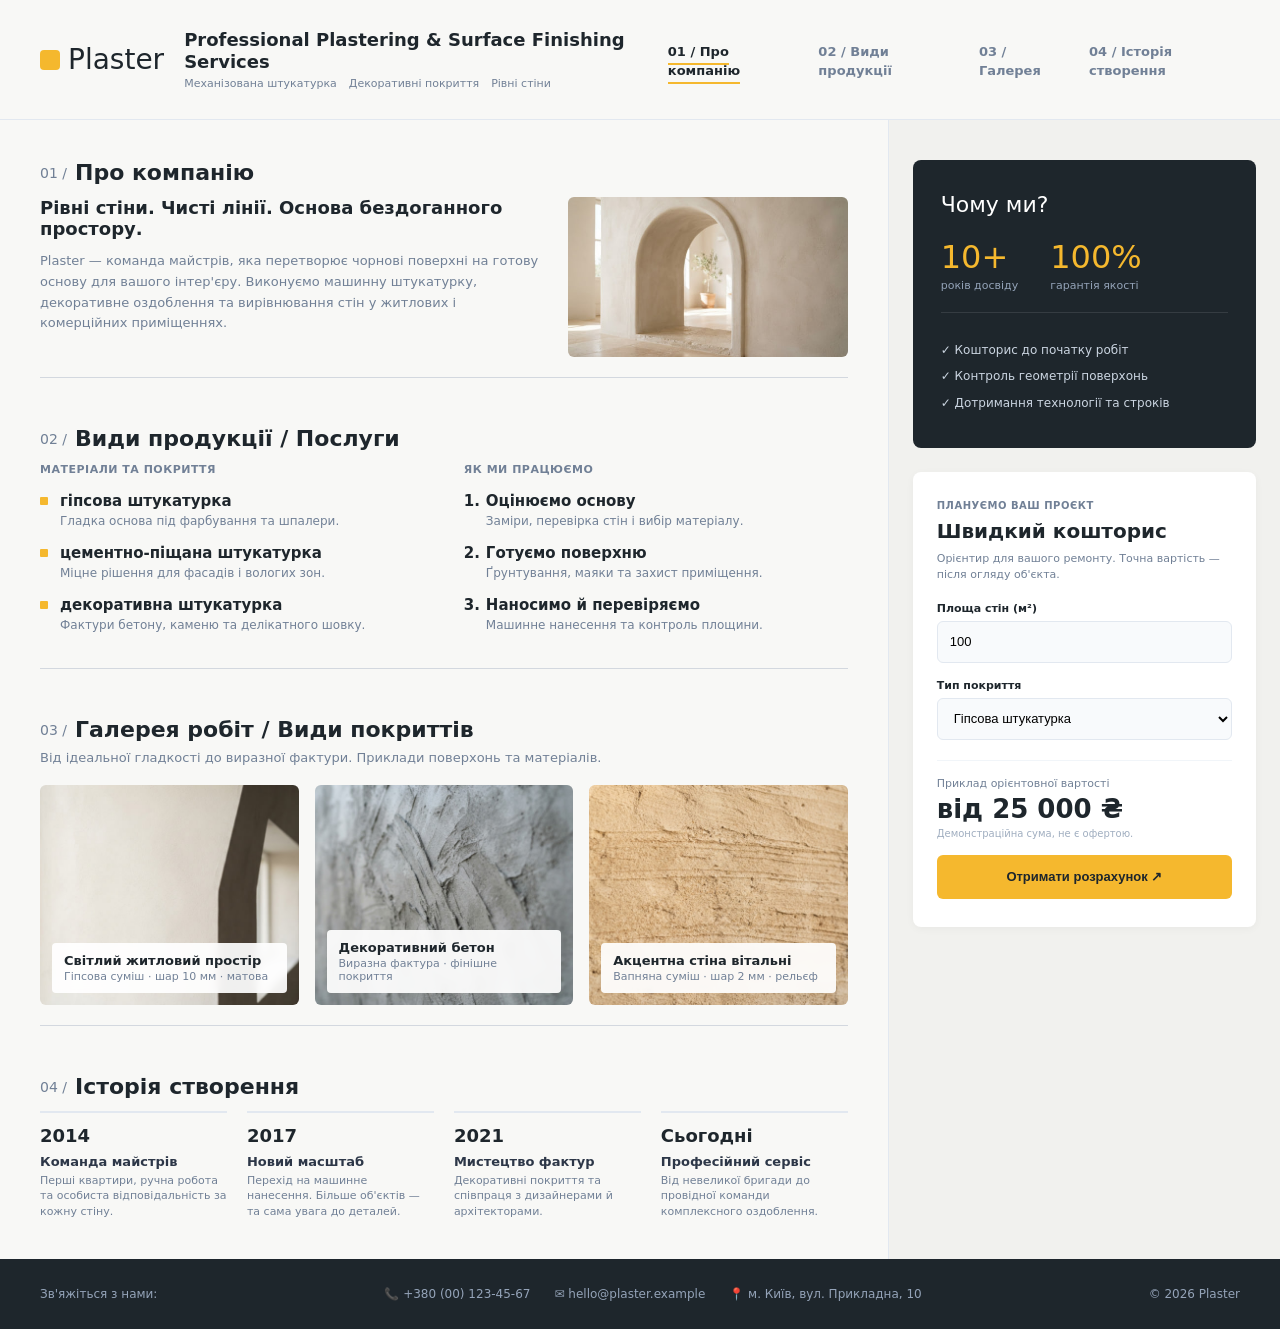
<file: lab3/index.html>
<!DOCTYPE html>
<html lang="uk">
<head>
	<meta charset="UTF-8">
	<meta name="viewport" content="width=device-width, initial-scale=1.0">
	<title>Plaster — Штукатурні роботи</title>
	<link rel="stylesheet" href="css/style.css">
</head>
<body>

	<div class="page-wrapper">
		<div class="container">
			
			<header class="top-bar">
				<div class="header-brand">
					<div class="logo">
						<span class="logo-icon"></span> Plaster
					</div>
					<div class="header-title">
						<h1>Professional Plastering & Surface Finishing Services</h1>
						<div class="header-subtags">
							<span>Механізована штукатурка</span>
							<span>Декоративні покриття</span>
							<span>Рівні стіни</span>
						</div>
					</div>
				</div>

				<nav class="main-menu">
					<ul>
						<li><a href="#about" class="active">01 / Про компанію</a></li>
						<li><a href="#services">02 / Види продукції</a></li>
						<li><a href="#gallery">03 / Галерея</a></li>
						<li><a href="#history">04 / Історія створення</a></li>
					</ul>
				</nav>
			</header>

			<div class="page-body">
				
				<main class="main-content">
					
					<section id="about">
						<div class="section-title">
							<span class="section-num">01 /</span> Про компанію
						</div>
						<div class="about-grid">
							<div class="about-text">
								<h3>Рівні стіни. Чисті лінії. Основа бездоганного простору.</h3>
								<p>Plaster — команда майстрів, яка перетворює чорнові поверхні на готову основу для вашого інтер'єру. Виконуємо машинну штукатурку, декоративне оздоблення та вирівнювання стін у житлових і комерційних приміщеннях.</p>
							</div>
							<div class="about-img">
								<img src="img/about.jpg" alt="Про компанію Plaster">
							</div>
						</div>
					</section>


					<section id="services">
						<div class="section-title">
							<span class="section-num">02 /</span> Види продукції / Послуги
						</div>
						<div class="services-grid">
							
							<div class="service-col">
								<h4>Матеріали та покриття</h4>
								<ul class="service-list">
									<li>
										<h5>гіпсова штукатурка</h5>
										<p>Гладка основа під фарбування та шпалери.</p>
									</li>
									<li>
										<h5>цементно-піщана штукатурка</h5>
										<p>Міцне рішення для фасадів і вологих зон.</p>
									</li>
									<li>
										<h5>декоративна штукатурка</h5>
										<p>Фактури бетону, каменю та делікатного шовку.</p>
									</li>
								</ul>
							</div>

							<div class="service-col">
								<h4>Як ми працюємо</h4>
								<ol class="service-list-num">
									<li>
										<h5>Оцінюємо основу</h5>
										<p>Заміри, перевірка стін і вибір матеріалу.</p>
									</li>
									<li>
										<h5>Готуємо поверхню</h5>
										<p>Ґрунтування, маяки та захист приміщення.</p>
									</li>
									<li>
										<h5>Наносимо й перевіряємо</h5>
										<p>Машинне нанесення та контроль площини.</p>
									</li>
								</ol>
							</div>

						</div>
					</section>

					<section id="gallery">
						<div class="section-title">
							<span class="section-num">03 /</span> Галерея робіт / Види покриттів
						</div>
						<p class="section-desc">Від ідеальної гладкості до виразної фактури. Приклади поверхонь та матеріалів.</p>
						
						<div class="gallery-grid">
							
							<div class="gallery-card">
								<img src="img/gallery-1.jpg" alt="Гладкий гіпс">
								<div class="gallery-badge">
									<strong>Світлий житловий простір</strong>
									<span>Гіпсова суміш · шар 10 мм · матова</span>
								</div>
								<div class="gallery-overlay">
									<span class="overlay-tag">ДЕТАЛІ ПРОЄКТУ ↗</span>
									<h5>Інтер'єр у стилі мінімалізм</h5>
									<p>Матеріал: мікроцемент<br>Товщина: 2–3 мм<br>Фініш: матовий захисний лак</p>
								</div>
							</div>

							<div class="gallery-card">
								<img src="img/gallery-2.jpg" alt="Декоративний бетон">
								<div class="gallery-badge">
									<strong>Декоративний бетон</strong>
									<span>Виразна фактура · фінішне покриття</span>
								</div>
								<div class="gallery-overlay">
									<span class="overlay-tag">ДЕТАЛІ ПРОЄКТУ ↗</span>
									<h5>Інтер'єр у стилі мінімалізм</h5>
									<p>Матеріал: мікроцемент<br>Товщина: 2–3 мм<br>Фініш: матовий захисний лак</p>
								</div>
							</div>

							<div class="gallery-card">
								<img src="img/gallery-3.jpg" alt="Мінеральна фактура">
								<div class="gallery-badge">
									<strong>Акцентна стіна вітальні</strong>
									<span>Вапняна суміш · шар 2 мм · рельєф</span>
								</div>
								<div class="gallery-overlay">
									<span class="overlay-tag">ДЕТАЛІ ПРОЄКТУ ↗</span>
									<h5>Мінеральна фактура</h5>
									<p>Матеріал: мікроцемент<br>Товщина: 2–3 мм<br>Фініш: матовий захисний лак</p>
								</div>
							</div>

						</div>
					</section>

					<section id="history">
						<div class="section-title">
							<span class="section-num">04 /</span> Історія створення
						</div>
						<div class="history-timeline">
							<div class="history-item">
								<div class="year">2014</div>
								<h5>Команда майстрів</h5>
								<p>Перші квартири, ручна робота та особиста відповідальність за кожну стіну.</p>
							</div>
							<div class="history-item">
								<div class="year">2017</div>
								<h5>Новий масштаб</h5>
								<p>Перехід на машинне нанесення. Більше об'єктів — та сама увага до деталей.</p>
							</div>
							<div class="history-item">
								<div class="year">2021</div>
								<h5>Мистецтво фактур</h5>
								<p>Декоративні покриття та співпраця з дизайнерами й архітекторами.</p>
							</div>
							<div class="history-item">
								<div class="year">Сьогодні</div>
								<h5>Професійний сервіс</h5>
								<p>Від невеликої бригади до провідної команди комплексного оздоблення.</p>
							</div>
						</div>
					</section>

				</main>

				<aside class="sidebar">
					
					<div class="widget-dark">
						<h3>Чому ми?</h3>
						<div class="stats-row">
							<div>
								<div class="stat-val">10+</div>
								<div class="stat-lbl">років досвіду</div>
							</div>
							<div>
								<div class="stat-val">100%</div>
								<div class="stat-lbl">гарантія якості</div>
							</div>
						</div>
						<ul class="check-list">
							<li>✓ Кошторис до початку робіт</li>
							<li>✓ Контроль геометрії поверхонь</li>
							<li>✓ Дотримання технології та строків</li>
						</ul>
					</div>

					<div class="calculator-card">
						<span class="calc-tag">ПЛАНУЄМО ВАШ ПРОЄКТ</span>
						<h4>Швидкий кошторис</h4>
						<p class="calc-sub">Орієнтир для вашого ремонту. Точна вартість — після огляду об'єкта.</p>
						
						<form onsubmit="return false;">
							<div class="form-group">
								<label>Площа стін (м²)</label>
								<input type="number" value="100">
							</div>
							<div class="form-group">
								<label>Тип покриття</label>
								<select>
									<option>Гіпсова штукатурка</option>
									<option>Цементно-піщана</option>
									<option>Декоративна</option>
								</select>
							</div>
							
							<div class="calc-price-block">
								<span>Приклад орієнтовної вартості</span>
								<div class="calc-price">від 25 000 ₴</div>
								<small>Демонстраційна сума, не є офертою.</small>
							</div>
							<button type="submit" class="btn-primary">
        						Отримати розрахунок ↗
      						</button>
							 
						</form>
					</div>

				</aside>

			</div>

		</div>
	</div>


<footer class="footer-wrapper">
		<div class="container footer-content">
			<div>Зв'яжіться з нами:</div>
			<div class="footer-info">
				<span>📞 +380 (00) 123-45-67</span>
				<span>✉ hello@plaster.example</span>
				<span>📍 м. Київ, вул. Прикладна, 10</span>
			</div>
			<div>© 2026 Plaster</div>
		</div>
	</footer>

</body>
</html>
</file>
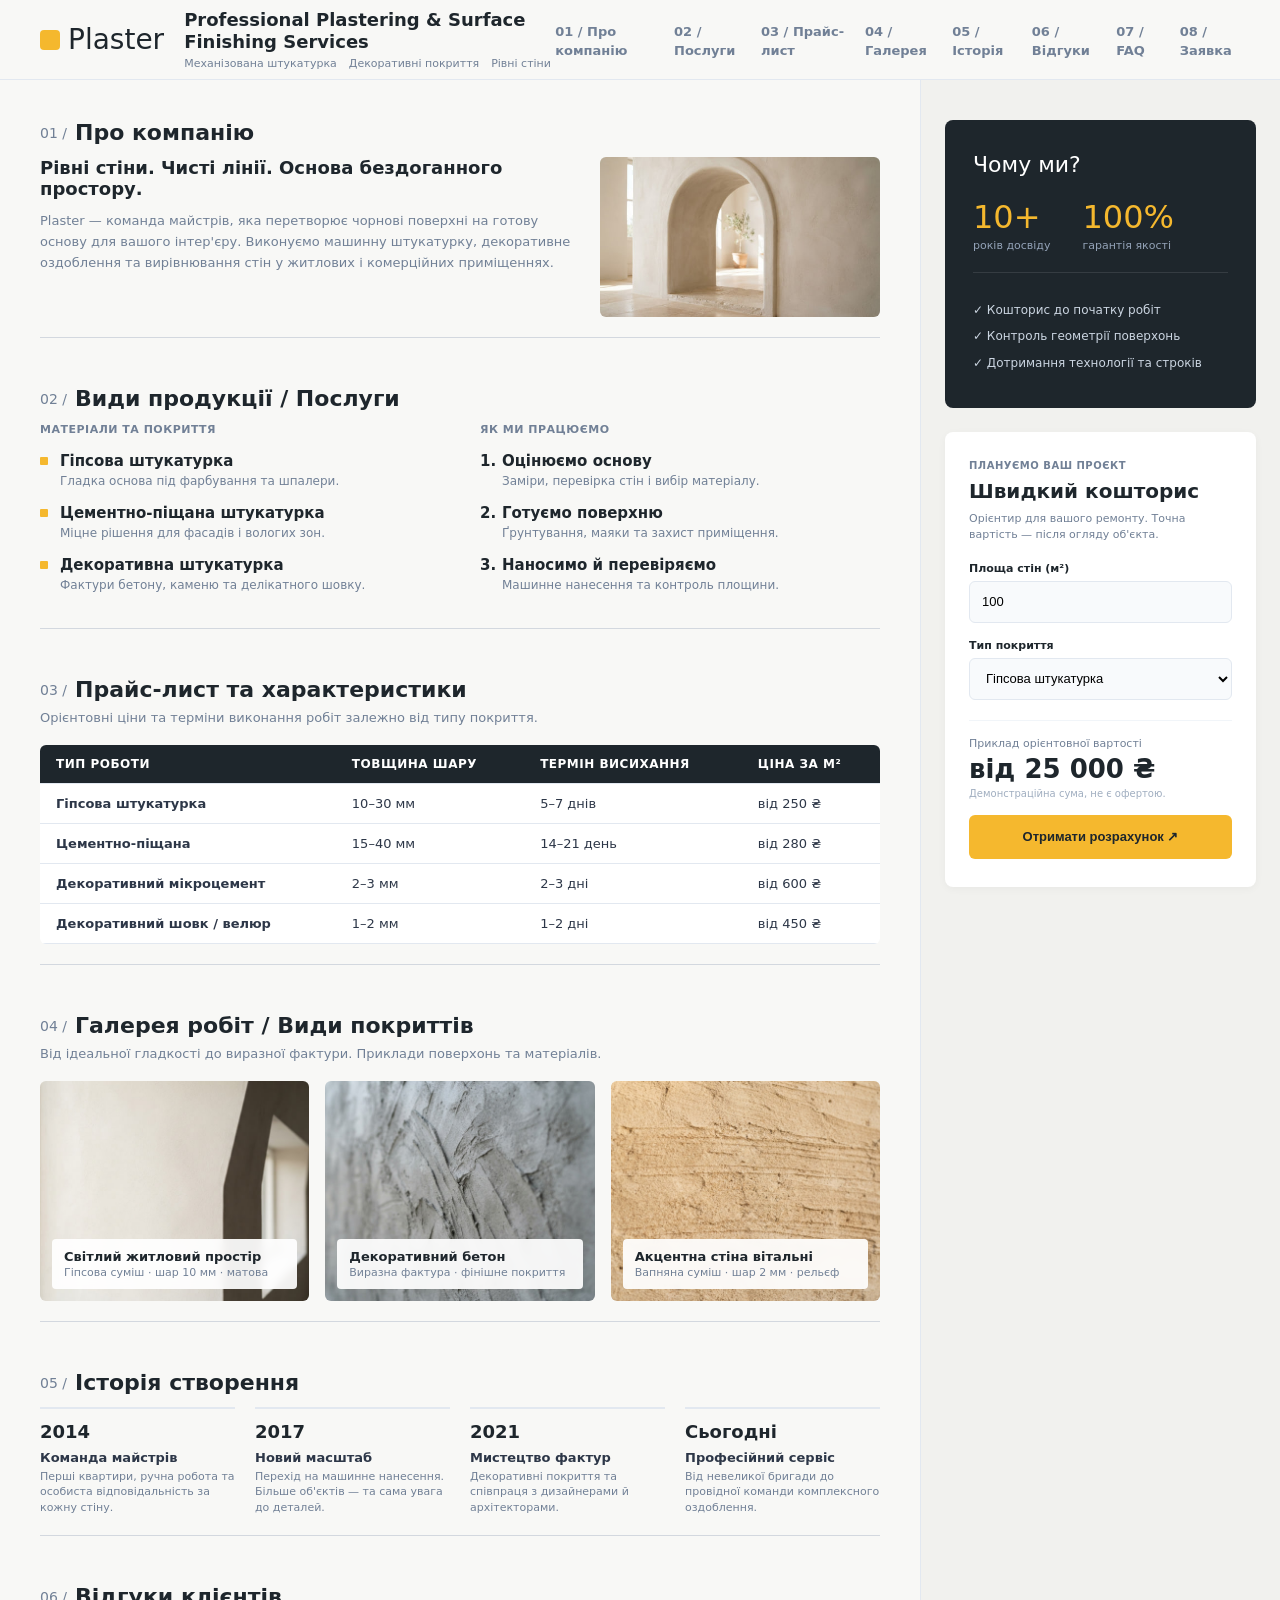
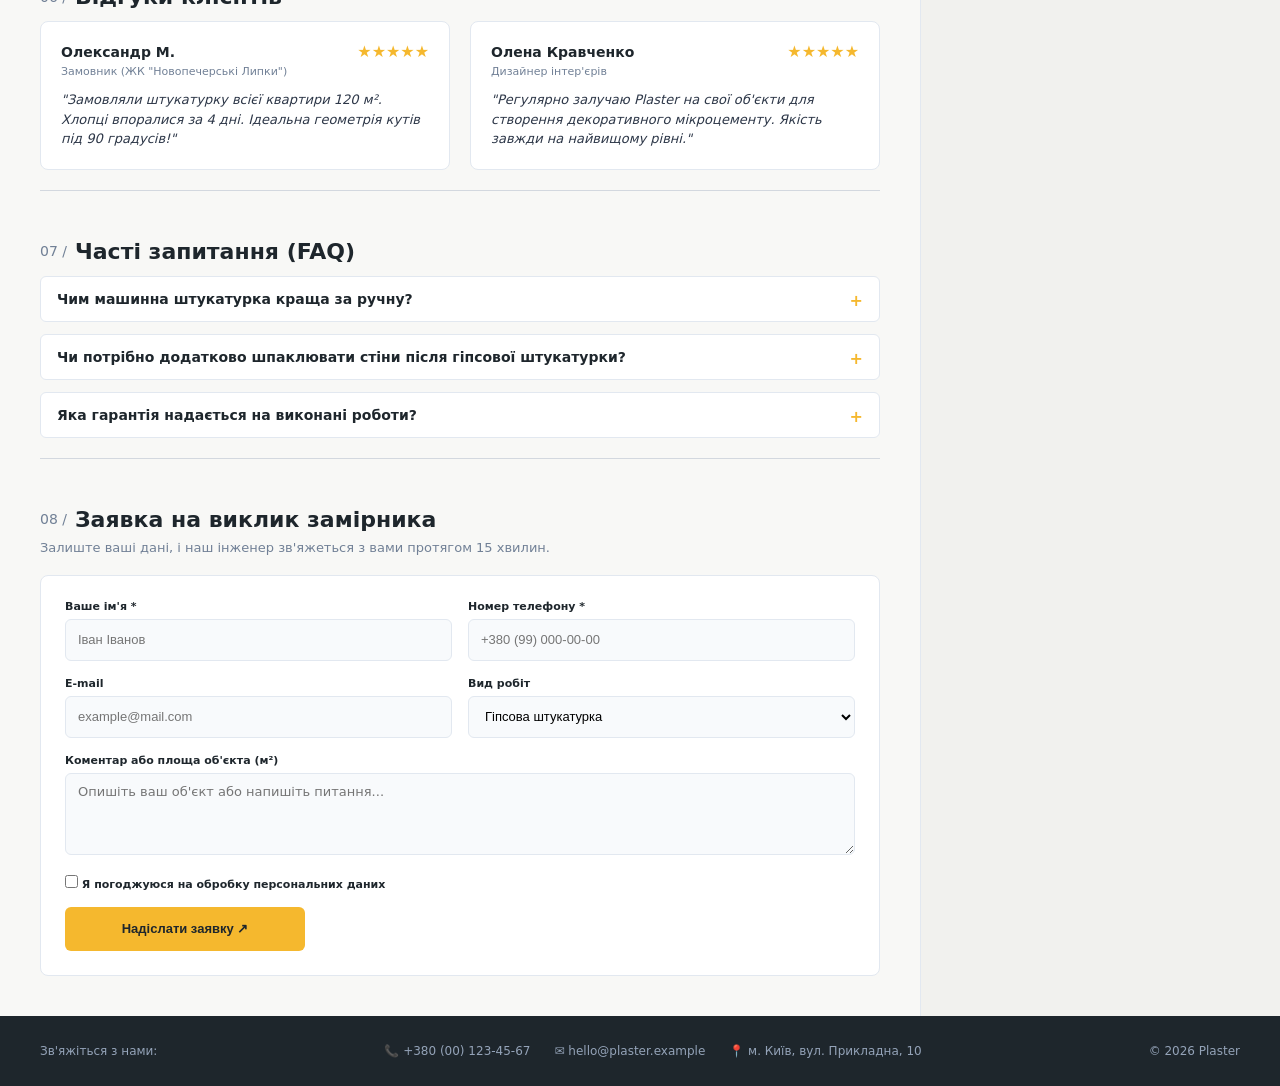
<file: lab4/index.html>
<!DOCTYPE html>
<html lang="uk">
<head>
	<meta charset="UTF-8">
	<meta name="viewport" content="width=device-width, initial-scale=1.0">
	<title>Plaster — Штукатурні роботи</title>
	<link rel="stylesheet" href="css/style.css">
</head>
<body>

	<div class="page-wrapper">
		<div class="container">
			
			<header class="top-bar">
				<div class="header-brand">
					<div class="logo">
						<span class="logo-icon"></span> Plaster
					</div>
					<div class="header-title">
						<h1>Professional Plastering & Surface Finishing Services</h1>
						<div class="header-subtags">
							<span>Механізована штукатурка</span>
							<span>Декоративні покриття</span>
							<span>Рівні стіни</span>
						</div>
					</div>
				</div>

				<nav class="main-menu">
					<input type="checkbox" id="menu-toggle" class="menu-toggle">
					
					<label for="menu-toggle" class="burger-icon" aria-label="Відкрити меню">
						<span class="icon-open">☰</span>
						<span class="icon-close">✕</span>
					</label>

					<ul>
						<li><a href="#about" onclick="document.getElementById('menu-toggle').checked = false;">01 / Про компанію</a></li>
						<li><a href="#services" onclick="document.getElementById('menu-toggle').checked = false;">02 / Послуги</a></li>
						<li><a href="#prices" onclick="document.getElementById('menu-toggle').checked = false;">03 / Прайс-лист</a></li>
						<li><a href="#gallery" onclick="document.getElementById('menu-toggle').checked = false;">04 / Галерея</a></li>
						<li><a href="#history" onclick="document.getElementById('menu-toggle').checked = false;">05 / Історія</a></li>
						<li><a href="#reviews" onclick="document.getElementById('menu-toggle').checked = false;">06 / Відгуки</a></li>
						<li><a href="#faq" onclick="document.getElementById('menu-toggle').checked = false;">07 / FAQ</a></li>
						<li><a href="#contact" onclick="document.getElementById('menu-toggle').checked = false;">08 / Заявка</a></li>
					</ul>
				</nav>
			</header>

			<div class="page-body">
				
				<main class="main-content">
					

					<section id="about">
						<div class="section-title">
							<span class="section-num">01 /</span> Про компанію
						</div>
						<div class="about-grid">
							<div class="about-text">
								<h3>Рівні стіни. Чисті лінії. Основа бездоганного простору.</h3>
								<p>Plaster — команда майстрів, яка перетворює чорнові поверхні на готову основу для вашого інтер'єру. Виконуємо машинну штукатурку, декоративне оздоблення та вирівнювання стін у житлових і комерційних приміщеннях.</p>
							</div>
							<div class="about-img">
								<img src="img/about.jpg" alt="Про компанію Plaster">
							</div>
						</div>
					</section>


					<section id="services">
						<div class="section-title">
							<span class="section-num">02 /</span> Види продукції / Послуги
						</div>
						<div class="services-grid">
							<div class="service-col">
								<h4>Матеріали та покриття</h4>
								<ul class="service-list">
									<li>
										<h5>Гіпсова штукатурка</h5>
										<p>Гладка основа під фарбування та шпалери.</p>
									</li>
									<li>
										<h5>Цементно-піщана штукатурка</h5>
										<p>Міцне рішення для фасадів і вологих зон.</p>
									</li>
									<li>
										<h5>Декоративна штукатурка</h5>
										<p>Фактури бетону, каменю та делікатного шовку.</p>
									</li>
								</ul>
							</div>

							<div class="service-col">
								<h4>Як ми працюємо</h4>
								<ol class="service-list-num">
									<li>
										<h5>Оцінюємо основу</h5>
										<p>Заміри, перевірка стін і вибір матеріалу.</p>
									</li>
									<li>
										<h5>Готуємо поверхню</h5>
										<p>Ґрунтування, маяки та захист приміщення.</p>
									</li>
									<li>
										<h5>Наносимо й перевіряємо</h5>
										<p>Машинне нанесення та контроль площини.</p>
									</li>
								</ol>
							</div>
						</div>
					</section>


					<section id="prices">
						<div class="section-title">
							<span class="section-num">03 /</span> Прайс-лист та характеристики
						</div>
						<p class="section-desc">Орієнтовні ціни та терміни виконання робіт залежно від типу покриття.</p>
						<div class="table-responsive">
							<table class="price-table">
								<thead>
									<tr>
										<th>Тип роботи</th>
										<th>Товщина шару</th>
										<th>Термін висихання</th>
										<th>Ціна за м²</th>
									</tr>
								</thead>
								<tbody>
									<tr>
										<td><strong>Гіпсова штукатурка</strong></td>
										<td>10–30 мм</td>
										<td>5–7 днів</td>
										<td>від 250 ₴</td>
									</tr>
									<tr>
										<td><strong>Цементно-піщана</strong></td>
										<td>15–40 мм</td>
										<td>14–21 день</td>
										<td>від 280 ₴</td>
									</tr>
									<tr>
										<td><strong>Декоративний мікроцемент</strong></td>
										<td>2–3 мм</td>
										<td>2–3 дні</td>
										<td>від 600 ₴</td>
									</tr>
									<tr>
										<td><strong>Декоративний шовк / велюр</strong></td>
										<td>1–2 мм</td>
										<td>1–2 дні</td>
										<td>від 450 ₴</td>
									</tr>
								</tbody>
							</table>
						</div>
					</section>


					<section id="gallery">
						<div class="section-title">
							<span class="section-num">04 /</span> Галерея робіт / Види покриттів
						</div>
						<p class="section-desc">Від ідеальної гладкості до виразної фактури. Приклади поверхонь та матеріалів.</p>
						
						<div class="gallery-grid">
							<div class="gallery-card">
								<img src="img/gallery-1.jpg" alt="Гладкий гіпс">
								<div class="gallery-badge">
									<strong>Світлий житловий простір</strong>
									<span>Гіпсова суміш · шар 10 мм · матова</span>
								</div>
								<div class="gallery-overlay">
									<span class="overlay-tag">ДЕТАЛІ ПРОЄКТУ ↗</span>
									<h5>Інтер'єр у стилі мінімалізм</h5>
									<p>Матеріал: мікроцемент<br>Товщина: 2–3 мм<br>Фініш: матовий захисний лак</p>
								</div>
							</div>

							<div class="gallery-card">
								<img src="img/gallery-2.jpg" alt="Декоративний бетон">
								<div class="gallery-badge">
									<strong>Декоративний бетон</strong>
									<span>Виразна фактура · фінішне покриття</span>
								</div>
								<div class="gallery-overlay">
									<span class="overlay-tag">ДЕТАЛІ ПРОЄКТУ ↗</span>
									<h5>Інтер'єр у стилі мінімалізм</h5>
									<p>Матеріал: мікроцемент<br>Товщина: 2–3 мм<br>Фініш: матовий захисний лак</p>
								</div>
							</div>

							<div class="gallery-card">
								<img src="img/gallery-3.jpg" alt="Мінеральна фактура">
								<div class="gallery-badge">
									<strong>Акцентна стіна вітальні</strong>
									<span>Вапняна суміш · шар 2 мм · рельєф</span>
								</div>
								<div class="gallery-overlay">
									<span class="overlay-tag">ДЕТАЛІ ПРОЄКТУ ↗</span>
									<h5>Мінеральна фактура</h5>
									<p>Матеріал: мікроцемент<br>Товщина: 2–3 мм<br>Фініш: матовий захисний лак</p>
								</div>
							</div>
						</div>
					</section>


					<section id="history">
						<div class="section-title">
							<span class="section-num">05 /</span> Історія створення
						</div>
						<div class="history-timeline">
							<div class="history-item">
								<div class="year">2014</div>
								<h5>Команда майстрів</h5>
								<p>Перші квартири, ручна робота та особиста відповідальність за кожну стіну.</p>
							</div>
							<div class="history-item">
								<div class="year">2017</div>
								<h5>Новий масштаб</h5>
								<p>Перехід на машинне нанесення. Більше об'єктів — та сама увага до деталей.</p>
							</div>
							<div class="history-item">
								<div class="year">2021</div>
								<h5>Мистецтво фактур</h5>
								<p>Декоративні покриття та співпраця з дизайнерами й архітекторами.</p>
							</div>
							<div class="history-item">
								<div class="year">Сьогодні</div>
								<h5>Професійний сервіс</h5>
								<p>Від невеликої бригади до провідної команди комплексного оздоблення.</p>
							</div>
						</div>
					</section>


					<section id="reviews">
						<div class="section-title">
							<span class="section-num">06 /</span> Відгуки клієнтів
						</div>
						<div class="reviews-grid">
							<article class="review-card">
								<div class="review-header">
									<strong>Олександр М.</strong>
									<span class="stars">★★★★★</span>
								</div>
								<p class="review-role">Замовник (ЖК "Новопечерські Липки")</p>
								<blockquote class="review-text">
									"Замовляли штукатурку всієї квартири 120 м². Хлопці впоралися за 4 дні. Ідеальна геометрія кутів під 90 градусів!"
								</blockquote>
							</article>

							<article class="review-card">
								<div class="review-header">
									<strong>Олена Кравченко</strong>
									<span class="stars">★★★★★</span>
								</div>
								<p class="review-role">Дизайнер інтер'єрів</p>
								<blockquote class="review-text">
									"Регулярно залучаю Plaster на свої об'єкти для створення декоративного мікроцементу. Якість завжди на найвищому рівні."
								</blockquote>
							</article>
						</div>
					</section>


					<section id="faq">
						<div class="section-title">
							<span class="section-num">07 /</span> Часті запитання (FAQ)
						</div>
						<div class="faq-list">
							<details class="faq-item">
								<summary class="faq-question">Чим машинна штукатурка краща за ручну?</summary>
								<div class="faq-answer">
									<p>Машинне нанесення в 3-4 рази швидше, забезпечує високу адгезію за рахунок подачі під тиском та суттєво економить бюджет за рахунок оптової вартості сумішей.</p>
								</div>
							</details>
							<details class="faq-item">
								<summary class="faq-question">Чи потрібно додатково шпаклювати стіни після гіпсової штукатурки?</summary>
								<div class="faq-answer">
									<p>Ні, після нашої гіпсової штукатурки з загладжуванням стіни одразу готові під поклейку цупких шпалер або фінішну шпаклівку під фарбування.</p>
								</div>
							</details>
							<details class="faq-item">
								<summary class="faq-question">Яка гарантія надається на виконані роботи?</summary>
								<div class="faq-answer">
									<p>Ми надаємо офіційну гарантію 3 роки на всі види виконаних робіт за договором.</p>
								</div>
							</details>
						</div>
					</section>


					<section id="contact">
						<div class="section-title">
							<span class="section-num">08 /</span> Заявка на виклик замірника
						</div>
						<p class="section-desc">Залиште ваші дані, і наш інженер зв'яжеться з вами протягом 15 хвилин.</p>
						
						<form class="contact-form" action="#" method="post">
							<div class="form-row">
								<div class="form-group">
									<label for="username">Ваше ім'я *</label>
									<input type="text" id="username" name="username" placeholder="Іван Іванов" required>
								</div>
								<div class="form-group">
									<label for="userphone">Номер телефону *</label>
									<input type="tel" id="userphone" name="userphone" placeholder="+380 (99) 000-00-00" required pattern="[\+]\d{12}|\d{10}">
								</div>
							</div>

							<div class="form-row">
								<div class="form-group">
									<label for="useremail">E-mail</label>
									<input type="email" id="useremail" name="useremail" placeholder="example@mail.com">
								</div>
								<div class="form-group">
									<label for="servicetype">Вид робіт</label>
									<select id="servicetype" name="servicetype">
										<option value="gypsum">Гіпсова штукатурка</option>
										<option value="cement">Цементно-піщана штукатурка</option>
										<option value="decor">Декоративне покриття</option>
										<option value="consultation">Потрібна консультація</option>
									</select>
								</div>
							</div>

							<div class="form-group">
								<label for="usermessage">Коментар або площа об'єкта (м²)</label>
								<textarea id="usermessage" name="usermessage" rows="4" placeholder="Опишіть ваш об'єкт або напишіть питання..."></textarea>
							</div>

							<div class="form-group checkbox-group">
								<label class="custom-checkbox">
									<input type="checkbox" name="agree" required>
									<span>Я погоджуюся на обробку персональних даних</span>
								</label>
							</div>

							<button type="submit" class="btn-primary form-btn">Надіслати заявку ↗</button>
						</form>
					</section>

				</main>

				<aside class="sidebar">
					<div class="widget-dark">
						<h3>Чому ми?</h3>
						<div class="stats-row">
							<div>
								<div class="stat-val">10+</div>
								<div class="stat-lbl">років досвіду</div>
							</div>
							<div>
								<div class="stat-val">100%</div>
								<div class="stat-lbl">гарантія якості</div>
							</div>
						</div>
						<ul class="check-list">
							<li>✓ Кошторис до початку робіт</li>
							<li>✓ Контроль геометрії поверхонь</li>
							<li>✓ Дотримання технології та строків</li>
						</ul>
					</div>

					<div class="calculator-card">
						<span class="calc-tag">ПЛАНУЄМО ВАШ ПРОЄКТ</span>
						<h4>Швидкий кошторис</h4>
						<p class="calc-sub">Орієнтир для вашого ремонту. Точна вартість — після огляду об'єкта.</p>
						
						<form onsubmit="return false;">
							<div class="form-group">
								<label>Площа стін (м²)</label>
								<input type="number" value="100">
							</div>
							<div class="form-group">
								<label>Тип покриття</label>
								<select>
									<option>Гіпсова штукатурка</option>
									<option>Цементно-піщана</option>
									<option>Декоративна</option>
								</select>
							</div>
							
							<div class="calc-price-block">
								<span>Приклад орієнтовної вартості</span>
								<div class="calc-price">від 25 000 ₴</div>
								<small>Демонстраційна сума, не є офертою.</small>
							</div>
							<button type="submit" class="btn-primary">
        						Отримати розрахунок ↗
      						</button>
						</form>
					</div>
				</aside>

			</div>

		</div>
	</div>

	<footer class="footer-wrapper">
		<div class="container footer-content">
			<div>Зв'яжіться з нами:</div>
			<div class="footer-info">
				<span>📞 +380 (00) 123-45-67</span>
				<span>✉ hello@plaster.example</span>
				<span>📍 м. Київ, вул. Прикладна, 10</span>
			</div>
			<div>© 2026 Plaster</div>
		</div>
	</footer>

</body>
</html>
</file>
<file: lab3/css/style.css>
@import url('reset.css');
@import url('base.css');

@import url('header.css');
@import url('main.css');
@import url('aside.css');
@import url('footer.css');
</file>
<file: lab4/css/style.css>
@import url('reset.css');
@import url('base.css');

@import url('header.css');
@import url('main.css');
@import url('aside.css');
@import url('footer.css');

@import url('responsive.css');
</file>
